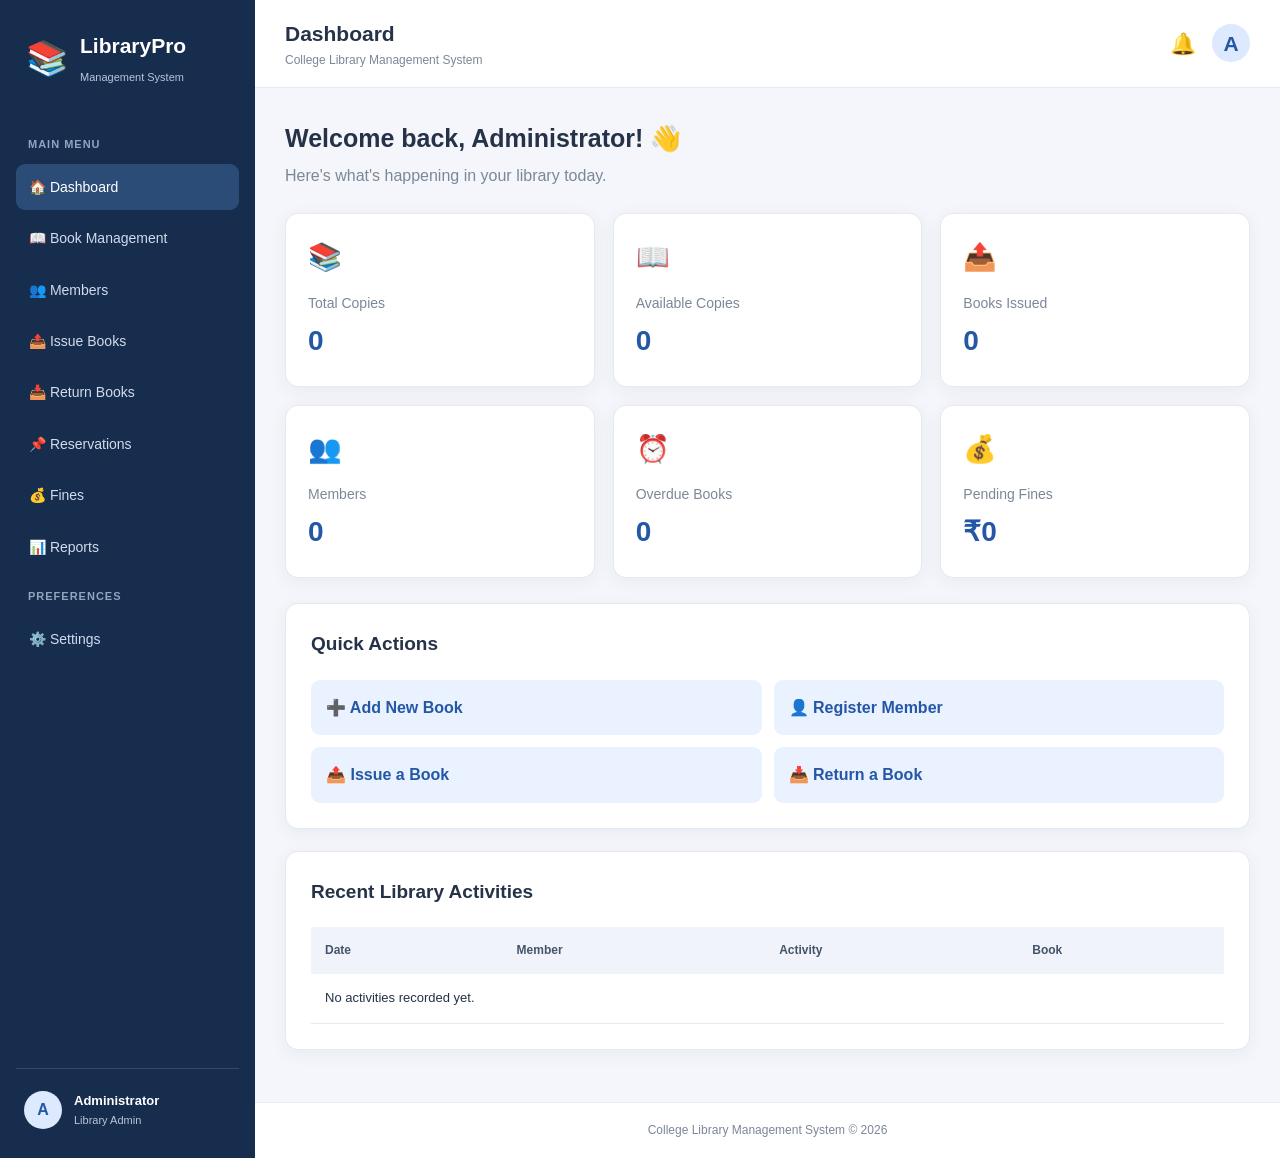
<file: index.html>
<!DOCTYPE html>
<html lang="en">
<head>
<meta charset="UTF-8">
<meta name="viewport" content="width=device-width, initial-scale=1">
<meta name="theme-color" content="#172d4d">
<title>College Library Management System</title>
<link rel="stylesheet" href="css/style.css">
<script src="js/app.js" defer></script>
</head>
<body>

<div class="app-layout">

<!-- SIDEBAR -->
<aside class="sidebar">
    <div class="brand">
        <span class="brand-icon">📚</span>
        <div>
            <h2>LibraryPro</h2>
            <small>Management System</small>
        </div>
    </div>

    <div class="sidebar-label">MAIN MENU</div>
    <nav class="navigation">
        <button class="nav-link active" data-page="dashboard">🏠 Dashboard</button>
        <button class="nav-link" data-page="books">📖 Book Management</button>
        <button class="nav-link" data-page="members">👥 Members</button>
        <button class="nav-link" data-page="issue">📤 Issue Books</button>
        <button class="nav-link" data-page="returns">📥 Return Books</button>
        <button class="nav-link" data-page="reservations">📌 Reservations</button>
        <button class="nav-link" data-page="fines">💰 Fines</button>
        <button class="nav-link" data-page="reports">📊 Reports</button>
    </nav>

    <div class="sidebar-label">PREFERENCES</div>
    <nav class="navigation">
        <button class="nav-link" data-page="settings">⚙️ Settings</button>
    </nav>

    <div class="sidebar-footer">
        <div class="admin-avatar">A</div>
        <div>
            <strong>Administrator</strong>
            <small>Library Admin</small>
        </div>
    </div>
</aside>

<!-- MAIN AREA -->
<main class="main-content">

<header class="topbar">
    <div>
        <h2 id="page-heading">Dashboard</h2>
        <p>College Library Management System</p>
    </div>
    <div class="topbar-profile">
        <span>🔔</span>
        <span class="profile-circle">A</span>
    </div>
</header>

<div class="page-container">

<!-- DASHBOARD -->
<section class="page-section active" id="dashboard">
    <div class="welcome-section">
        <h1>Welcome back, Administrator! 👋</h1>
        <p>Here's what's happening in your library today.</p>
    </div>

    <div class="stats-grid">
        <div class="stat-card"><span class="stat-icon">📚</span><p>Total Copies</p><h2 id="dash-total-books">0</h2></div>
        <div class="stat-card"><span class="stat-icon">📖</span><p>Available Copies</p><h2 id="dash-available">0</h2></div>
        <div class="stat-card"><span class="stat-icon">📤</span><p>Books Issued</p><h2 id="dash-issued">0</h2></div>
        <div class="stat-card"><span class="stat-icon">👥</span><p>Members</p><h2 id="dash-members">0</h2></div>
        <div class="stat-card"><span class="stat-icon">⏰</span><p>Overdue Books</p><h2 id="dash-overdue">0</h2></div>
        <div class="stat-card"><span class="stat-icon">💰</span><p>Pending Fines</p><h2 id="dash-fines">₹0</h2></div>
    </div>

    <div class="content-card">
        <h2>Quick Actions</h2>
        <div class="quick-actions">
            <button class="action-button" data-page="books">➕ Add New Book</button>
            <button class="action-button" data-page="members">👤 Register Member</button>
            <button class="action-button" data-page="issue">📤 Issue a Book</button>
            <button class="action-button" data-page="returns">📥 Return a Book</button>
        </div>
    </div>

    <div class="content-card">
        <h2>Recent Library Activities</h2>
        <div class="table-wrapper">
            <table>
                <thead><tr><th>Date</th><th>Member</th><th>Activity</th><th>Book</th></tr></thead>
                <tbody id="activity-table"></tbody>
            </table>
        </div>
    </div>
</section>

<!-- BOOK MANAGEMENT -->
<section class="page-section" id="books">
    <div class="section-heading">
        <h1>Book Management</h1>
        <p>Manage your library inventory and book copies.</p>
    </div>

    <div class="stats-grid">
        <div class="stat-card"><p>Total Titles</p><h2 id="book-titles">0</h2></div>
        <div class="stat-card"><p>Total Copies</p><h2 id="book-copies-total">0</h2></div>
        <div class="stat-card"><p>Available Copies</p><h2 id="book-copies-available">0</h2></div>
    </div>

    <div class="content-card">
        <h2 id="book-form-heading">Add New Book</h2>
        <form id="book-form">
            <input type="hidden" id="book-id">
            <div class="form-grid">
                <label>Book Title *
                    <input id="book-title" required placeholder="Enter book title">
                </label>
                <label>Author *
                    <input id="book-author" required placeholder="Enter author">
                </label>
                <label>ISBN *
                    <input id="book-isbn" required placeholder="Enter ISBN">
                </label>
                <label>Category *
                    <select id="book-category" required>
                        <option value="">Select category</option>
                        <option>Computer Science</option>
                        <option>Engineering</option>
                        <option>Mathematics</option>
                        <option>Science</option>
                        <option>Literature</option>
                        <option>Management</option>
                        <option>Other</option>
                    </select>
                </label>
                <label>Total Copies *
                    <input id="book-quantity" type="number" min="1" step="1" required>
                </label>
            </div>
            <button class="primary-button" type="submit" id="book-save">Add Book</button>
            <button class="secondary-button" type="button" id="book-cancel" hidden>Cancel</button>
        </form>
    </div>

    <div class="content-card">
        <h2>All Books</h2>
        <input class="search-input" id="book-search" placeholder="Search title, author or ISBN">
        <div class="table-wrapper">
            <table>
                <thead><tr><th>Title</th><th>Author</th><th>ISBN</th><th>Category</th><th>Total</th><th>Available</th><th>Actions</th></tr></thead>
                <tbody id="books-table"></tbody>
            </table>
        </div>
    </div>
</section>

<!-- MEMBERS -->
<section class="page-section" id="members">
    <div class="section-heading">
        <h1>Member Management</h1>
        <p>Register and manage students and faculty.</p>
    </div>

    <div class="content-card">
        <h2 id="member-form-heading">Register New Member</h2>
        <form id="member-form">
            <input type="hidden" id="member-id">
            <div class="form-grid">
                <label>Full Name *
                    <input id="member-name" required placeholder="Member name">
                </label>
                <label>College ID *
                    <input id="member-college-id" required placeholder="College ID">
                </label>
                <label>Email *
                    <input id="member-email" type="email" required placeholder="Email address">
                </label>
                <label>Phone *
                    <input id="member-phone" type="tel" required placeholder="Phone number">
                </label>
                <label>Member Type *
                    <select id="member-type" required>
                        <option value="">Select type</option>
                        <option>Student</option>
                        <option>Faculty</option>
                    </select>
                </label>
                <label>Department
                    <input id="member-department" placeholder="Department">
                </label>
            </div>
            <button class="primary-button" type="submit" id="member-save">Register Member</button>
            <button class="secondary-button" type="button" id="member-cancel" hidden>Cancel</button>
        </form>
    </div>

    <div class="content-card">
        <h2>Registered Members</h2>
        <input class="search-input" id="member-search" placeholder="Search by name, ID or email">
        <div class="table-wrapper">
            <table>
                <thead><tr><th>Name</th><th>College ID</th><th>Email</th><th>Phone</th><th>Type</th><th>Department</th><th>Actions</th></tr></thead>
                <tbody id="members-table"></tbody>
            </table>
        </div>
    </div>
</section>

<!-- ISSUE BOOKS -->
<section class="page-section" id="issue">
    <div class="section-heading">
        <h1>Issue Books</h1>
        <p>Issue available books to registered members.</p>
    </div>

    <div class="content-card">
        <h2>New Book Issue</h2>
        <form id="issue-form">
            <div class="form-grid">
                <label>Member *
                    <select id="issue-member" required><option value="">Select member</option></select>
                </label>
                <label>Book *
                    <select id="issue-book" required><option value="">Select book</option></select>
                </label>
                <label>Issue Date *
                    <input id="issue-date" type="date" required>
                </label>
                <label>Due Date *
                    <input id="issue-due" type="date" required>
                </label>
            </div>
            <button class="primary-button" type="submit">Issue Book</button>
        </form>
    </div>

    <div class="content-card">
        <h2>Currently Issued Books</h2>
        <input class="search-input" id="issue-search" placeholder="Search issue records">
        <div class="table-wrapper">
            <table>
                <thead><tr><th>Member</th><th>Book</th><th>Issue Date</th><th>Due Date</th><th>Status</th></tr></thead>
                <tbody id="issued-table"></tbody>
            </table>
        </div>
    </div>
</section>

<!-- RETURNS -->
<section class="page-section" id="returns">
    <div class="section-heading">
        <h1>Return Books</h1>
        <p>Process returns and calculate overdue fines.</p>
    </div>
    <div class="content-card">
        <h2>Issued Books</h2>
        <div class="table-wrapper">
            <table>
                <thead><tr><th>Member</th><th>Book</th><th>Due Date</th><th>Return Status</th><th>Action</th></tr></thead>
                <tbody id="returns-table"></tbody>
            </table>
        </div>
    </div>
</section>

<!-- RESERVATIONS -->
<section class="page-section" id="reservations">
    <div class="section-heading">
        <h1>Reservations</h1>
        <p>Manage requests for books that members want to reserve.</p>
    </div>
    <div class="content-card">
        <h2>New Reservation</h2>
        <form id="reservation-form">
            <div class="form-grid">
                <label>Member *
                    <select id="reservation-member" required><option value="">Select member</option></select>
                </label>
                <label>Book *
                    <select id="reservation-book" required><option value="">Select book</option></select>
                </label>
            </div>
            <button class="primary-button" type="submit">Create Reservation</button>
        </form>
    </div>
    <div class="content-card">
        <h2>Reservation Records</h2>
        <div class="table-wrapper">
            <table>
                <thead><tr><th>Member</th><th>Book</th><th>Date</th><th>Status</th><th>Action</th></tr></thead>
                <tbody id="reservations-table"></tbody>
            </table>
        </div>
    </div>
</section>

<!-- FINES -->
<section class="page-section" id="fines">
    <div class="section-heading">
        <h1>Fine Management</h1>
        <p>Review overdue charges and payment status.</p>
    </div>
    <div class="stats-grid">
        <div class="stat-card"><p>Total Pending Fines</p><h2 id="fine-pending">₹0</h2></div>
        <div class="stat-card"><p>Total Collected</p><h2 id="fine-collected">₹0</h2></div>
    </div>
    <div class="content-card">
        <h2>Fine Records</h2>
        <div class="table-wrapper">
            <table>
                <thead><tr><th>Member</th><th>Book</th><th>Overdue Days</th><th>Fine</th><th>Status</th><th>Action</th></tr></thead>
                <tbody id="fines-table"></tbody>
            </table>
        </div>
    </div>
</section>

<!-- REPORTS -->
<section class="page-section" id="reports">
    <div class="section-heading">
        <h1>Library Reports</h1>
        <p>View library inventory and circulation information.</p>
    </div>
    <div class="stats-grid">
        <div class="stat-card"><p>Book Titles</p><h2 id="report-titles">0</h2></div>
        <div class="stat-card"><p>Book Copies</p><h2 id="report-copies">0</h2></div>
        <div class="stat-card"><p>Members</p><h2 id="report-members">0</h2></div>
        <div class="stat-card"><p>Active Issues</p><h2 id="report-issues">0</h2></div>
        <div class="stat-card"><p>Reservations</p><h2 id="report-reservations">0</h2></div>
    </div>
    <div class="content-card">
        <h2>Report Actions</h2>
        <button class="primary-button" id="print-report" type="button">Print Report</button>
        <button class="secondary-button" id="export-report" type="button">Export Books CSV</button>
    </div>
</section>

<!-- SETTINGS -->
<section class="page-section" id="settings">
    <div class="section-heading">
        <h1>Library Settings</h1>
        <p>Configure library rules and preferences.</p>
    </div>
    <div class="content-card">
        <h2>Library Configuration</h2>
        <form id="settings-form">
            <div class="form-grid">
                <label>Library Name
                    <input id="setting-name" required>
                </label>
                <label>Library Opening Time
                    <input id="setting-open" type="time" required>
                </label>
                <label>Library Closing Time
                    <input id="setting-close" type="time" required>
                </label>
                <label>Maximum Books per Member
                    <input id="setting-limit" type="number" min="1" required>
                </label>
                <label>Issue Period (Days)
                    <input id="setting-period" type="number" min="1" required>
                </label>
                <label>Fine per Overdue Day (₹)
                    <input id="setting-fine" type="number" min="0" required>
                </label>
            </div>
            <button class="primary-button" type="submit">Save Settings</button>
        </form>
    </div>
</section>

</div>

<footer class="app-footer">
    College Library Management System © 2026
</footer>

</main>
</div>

</body>
</html>
</file>
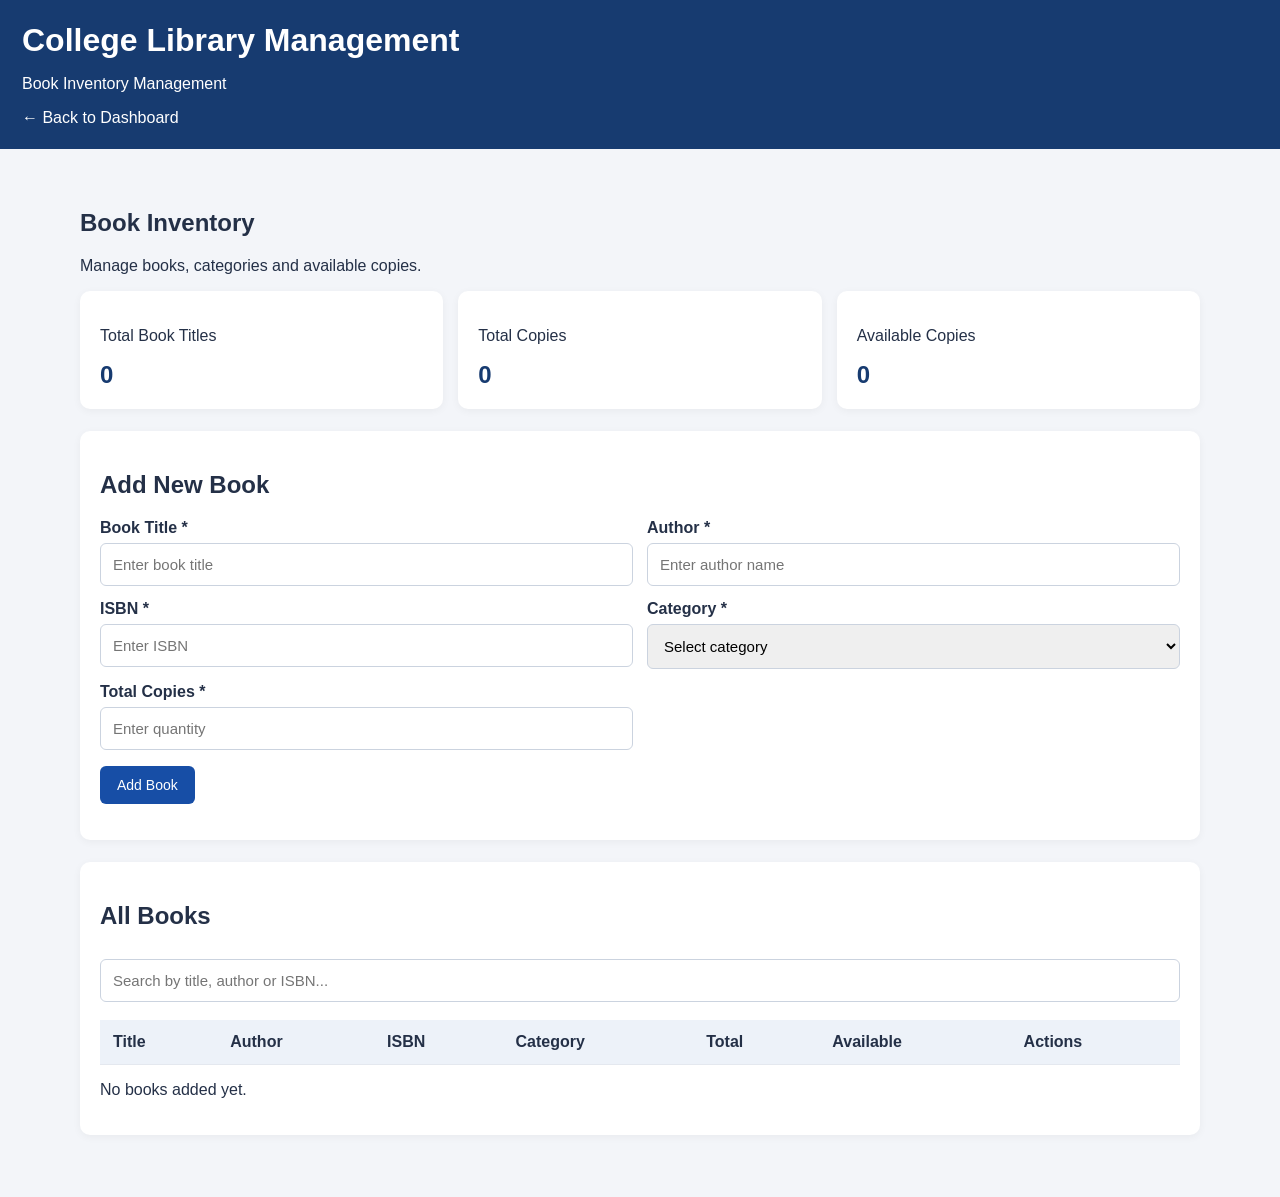
<file: books.html>
<!DOCTYPE html>
<html lang="en">
<head>
    <meta charset="UTF-8">
    <meta name="viewport" content="width=device-width, initial-scale=1.0">
    <title>Book Inventory | College Library</title>
    <script src="js/app.js" defer></script>

    <style>
        * {
            box-sizing: border-box;
        }

        body {
            margin: 0;
            font-family: Arial, sans-serif;
            background: #f3f5f9;
            color: #243047;
        }

        header {
            background: #173b70;
            color: white;
            padding: 22px;
        }

        header h1 {
            margin: 0 0 8px;
        }

        header a {
            color: white;
            text-decoration: none;
        }

        main {
            max-width: 1150px;
            margin: 25px auto;
            padding: 15px;
        }

        .stats {
            display: grid;
            grid-template-columns: repeat(3, 1fr);
            gap: 15px;
            margin-bottom: 22px;
        }

        .stat, .panel {
            background: white;
            padding: 20px;
            border-radius: 10px;
            box-shadow: 0 2px 8px #0000000c;
        }

        .stat h2 {
            margin: 8px 0 0;
            color: #173b70;
        }

        .panel {
            margin-bottom: 22px;
        }

        .form-grid {
            display: grid;
            grid-template-columns: repeat(2, 1fr);
            gap: 14px;
        }

        label {
            display: block;
            font-weight: bold;
            margin-bottom: 6px;
        }

        input, select {
            width: 100%;
            padding: 12px;
            border: 1px solid #cbd3df;
            border-radius: 6px;
            font-size: 15px;
        }

        button {
            border: none;
            border-radius: 6px;
            padding: 11px 17px;
            cursor: pointer;
            font-size: 14px;
        }

        .primary {
            background: #174ea6;
            color: white;
            margin-top: 16px;
        }

        .secondary {
            background: #e7ebf2;
            color: #243047;
            margin-top: 16px;
        }

        .edit {
            background: #e5efff;
            color: #174ea6;
            margin: 3px;
        }

        .delete {
            background: #ffe8e8;
            color: #c62828;
            margin: 3px;
        }

        .search {
            margin: 10px 0 18px;
        }

        .table-wrap {
            overflow-x: auto;
        }

        table {
            width: 100%;
            border-collapse: collapse;
            min-width: 700px;
        }

        th, td {
            text-align: left;
            padding: 13px;
            border-bottom: 1px solid #e4e8ef;
        }

        th {
            background: #edf2f9;
        }

        .message {
            margin-top: 12px;
            font-weight: bold;
        }

        @media(max-width: 650px) {
            .stats {
                grid-template-columns: 1fr;
            }

            .form-grid {
                grid-template-columns: 1fr;
            }

            header h1 {
                font-size: 23px;
            }
        }
    </style>
</head>

<body>

<header>
    <h1>College Library Management</h1>
    <p>Book Inventory Management</p>
    <a href="index.html">← Back to Dashboard</a>
</header>

<main>

    <h2>Book Inventory</h2>
    <p>Manage books, categories and available copies.</p>

    <section class="stats">
        <div class="stat">
            <p>Total Book Titles</p>
            <h2 id="totalTitles">0</h2>
        </div>

        <div class="stat">
            <p>Total Copies</p>
            <h2 id="totalCopies">0</h2>
        </div>

        <div class="stat">
            <p>Available Copies</p>
            <h2 id="availableCopies">0</h2>
        </div>
    </section>

    <section class="panel">
        <h2 id="formTitle">Add New Book</h2>

        <form id="bookForm">

            <div class="form-grid">

                <div>
                    <label for="bookTitle">Book Title *</label>
                    <input id="bookTitle" required
                           placeholder="Enter book title">
                </div>

                <div>
                    <label for="author">Author *</label>
                    <input id="author" required
                           placeholder="Enter author name">
                </div>

                <div>
                    <label for="isbn">ISBN *</label>
                    <input id="isbn" required
                           placeholder="Enter ISBN">
                </div>

                <div>
                    <label for="category">Category *</label>
                    <select id="category" required>
                        <option value="">Select category</option>
                        <option>Computer Science</option>
                        <option>Engineering</option>
                        <option>Mathematics</option>
                        <option>Science</option>
                        <option>Literature</option>
                        <option>Management</option>
                        <option>Reference</option>
                        <option>Other</option>
                    </select>
                </div>

                <div>
                    <label for="copies">Total Copies *</label>
                    <input id="copies" type="number"
                           min="1" step="1" required
                           placeholder="Enter quantity">
                </div>

            </div>

            <button class="primary" type="submit"
                    id="submitButton">Add Book</button>

            <button class="secondary" type="button"
                    id="cancelButton" hidden>
                Cancel Edit
            </button>

            <p id="message" class="message"></p>

        </form>
    </section>

    <section class="panel">
        <h2>All Books</h2>

        <input class="search" id="searchInput"
               placeholder="Search by title, author or ISBN...">

        <div class="table-wrap">
            <table>
                <thead>
                    <tr>
                        <th>Title</th>
                        <th>Author</th>
                        <th>ISBN</th>
                        <th>Category</th>
                        <th>Total</th>
                        <th>Available</th>
                        <th>Actions</th>
                    </tr>
                </thead>

                <tbody id="bookTable">
                </tbody>
            </table>
        </div>

        <p id="emptyMessage">No books added yet.</p>
    </section>

</main>

<script>
    const form = document.getElementById("bookForm");
    const table = document.getElementById("bookTable");
    const searchInput = document.getElementById("searchInput");
    const message = document.getElementById("message");

    const titleInput = document.getElementById("bookTitle");
    const authorInput = document.getElementById("author");
    const isbnInput = document.getElementById("isbn");
    const categoryInput = document.getElementById("category");
    const copiesInput = document.getElementById("copies");

    let editingID = null;

    function getBooks() {
        return LibraryDB.getBooks();
    }

    function renderBooks() {
        const books = getBooks();
        const query = searchInput.value.toLowerCase().trim();

        const filtered = books.filter(book =>
            book.title.toLowerCase().includes(query) ||
            book.author.toLowerCase().includes(query) ||
            book.isbn.toLowerCase().includes(query)
        );

        document.getElementById("totalTitles").textContent =
            books.length;

        document.getElementById("totalCopies").textContent =
            books.reduce((sum, book) => sum + book.totalCopies, 0);

        document.getElementById("availableCopies").textContent =
            books.reduce((sum, book) => sum + book.availableCopies, 0);

        table.innerHTML = "";

        document.getElementById("emptyMessage").hidden =
            filtered.length !== 0;

        filtered.forEach(book => {
            const row = document.createElement("tr");

            const values = [
                book.title,
                book.author,
                book.isbn,
                book.category,
                book.totalCopies,
                book.availableCopies
            ];

            values.forEach(value => {
                const cell = document.createElement("td");
                cell.textContent = value;
                row.appendChild(cell);
            });

            const actions = document.createElement("td");

            const editButton = document.createElement("button");
            editButton.textContent = "Edit";
            editButton.className = "edit";
            editButton.addEventListener("click", () =>
                editBook(book.id)
            );

            const deleteButton = document.createElement("button");
            deleteButton.textContent = "Delete";
            deleteButton.className = "delete";
            deleteButton.addEventListener("click", () =>
                deleteBook(book.id)
            );

            actions.append(editButton, deleteButton);
            row.appendChild(actions);
            table.appendChild(row);
        });
    }

    form.addEventListener("submit", function(event) {
        event.preventDefault();

        const title = titleInput.value.trim();
        const author = authorInput.value.trim();
        const isbn = isbnInput.value.trim();
        const category = categoryInput.value;
        const copies = Number(copiesInput.value);

        if (!title || !author || !isbn || !category ||
            !Number.isSafeInteger(copies) || copies < 1) {
            message.textContent = "Please enter valid book details.";
            return;
        }

        const books = getBooks();

        const duplicate = books.some(book =>
            book.isbn.toLowerCase() === isbn.toLowerCase() &&
            book.id !== editingID
        );

        if (duplicate) {
            message.textContent = "This ISBN already exists.";
            return;
        }

        if (editingID) {
            const index = books.findIndex(book =>
                book.id === editingID
            );

            if (index === -1) return;

            const oldBook = books[index];
            const issued = oldBook.totalCopies -
                           oldBook.availableCopies;

            if (copies < issued) {
                message.textContent =
                    "Total copies cannot be less than issued copies.";
                return;
            }

            books[index] = {
                ...oldBook,
                title,
                author,
                isbn,
                category,
                totalCopies: copies,
                availableCopies: copies - issued
            };

            message.textContent = "Book updated successfully!";
        } else {
            books.push({
                id: LibraryDB.generateID("BOOK"),
                title,
                author,
                isbn,
                category,
                totalCopies: copies,
                availableCopies: copies
            });

            message.textContent = "Book added successfully!";
        }

        LibraryDB.saveBooks(books);
        form.reset();
        editingID = null;
        resetForm();
        renderBooks();
    });

    function editBook(id) {
        const book = getBooks().find(item => item.id === id);
        if (!book) return;

        editingID = id;

        titleInput.value = book.title;
        authorInput.value = book.author;
        isbnInput.value = book.isbn;
        categoryInput.value = book.category;
        copiesInput.value = book.totalCopies;

        document.getElementById("formTitle").textContent =
            "Edit Book Details";

        document.getElementById("submitButton").textContent =
            "Update Book";

        document.getElementById("cancelButton").hidden = false;

        window.scrollTo({ top: 0, behavior: "smooth" });
    }

    function deleteBook(id) {
        const books = getBooks();
        const book = books.find(item => item.id === id);

        if (!book) return;

        if (book.availableCopies < book.totalCopies) {
            alert("Cannot delete: Some copies are currently issued.");
            return;
        }

        if (!confirm("Are you sure you want to delete this book?")) {
            return;
        }

        LibraryDB.saveBooks(
            books.filter(item => item.id !== id)
        );

        message.textContent = "Book deleted successfully!";
        renderBooks();
    }

    function resetForm() {
        document.getElementById("formTitle").textContent =
            "Add New Book";

        document.getElementById("submitButton").textContent =
            "Add Book";

        document.getElementById("cancelButton").hidden = true;
    }

    document.getElementById("cancelButton")
        .addEventListener("click", () => {
            form.reset();
            editingID = null;
            resetForm();
            message.textContent = "";
        });

    searchInput.addEventListener("input", renderBooks);

    renderBooks();
</script>

</body>
</html>
</file>
<file: css/style.css>
:root {
    --primary: #2457a6;
    --dark: #172d4d;
    --background: #f4f6fb;
    --surface: #ffffff;
    --text: #253247;
    --muted: #7c8798;
    --border: #e5e9f0;
    --success: #15966b;
    --danger: #dc5050;
    --shadow: 0 4px 18px rgba(30,50,80,.06);
}

* {
    box-sizing: border-box;
    margin: 0;
    padding: 0;
}

body {
    font-family: Arial, Helvetica, sans-serif;
    background: var(--background);
    color: var(--text);
    line-height: 1.6;
}

button, input, select {
    font: inherit;
}

button {
    cursor: pointer;
}

/* APPLICATION LAYOUT */

.app-layout {
    display: flex;
    min-height: 100vh;
}

.sidebar {
    width: 255px;
    min-width: 255px;
    background: var(--dark);
    color: white;
    padding: 24px 16px;
    display: flex;
    flex-direction: column;
}

.brand {
    display: flex;
    align-items: center;
    gap: 12px;
    padding: 5px 10px 30px;
}

.brand-icon {
    font-size: 34px;
}

.brand h2 {
    color: white;
    font-size: 21px;
}

.brand small {
    color: #b8c6da;
    font-size: 11px;
}

.sidebar-label {
    color: #91a5c1;
    font-size: 11px;
    font-weight: bold;
    letter-spacing: 1px;
    padding: 18px 12px 10px;
}

.navigation {
    display: flex;
    flex-direction: column;
    gap: 5px;
}

.nav-link {
    border: 0;
    background: transparent;
    color: #d1dced;
    padding: 12px 13px;
    border-radius: 9px;
    text-align: left;
    font-size: 14px;
    transition: .2s;
}

.nav-link:hover,
.nav-link.active {
    background: #2c4c78;
    color: white;
}

.sidebar-footer {
    margin-top: auto;
    padding: 22px 8px 5px;
    border-top: 1px solid #344a68;
    display: flex;
    align-items: center;
    gap: 12px;
}

.admin-avatar,
.profile-circle {
    width: 38px;
    height: 38px;
    border-radius: 50%;
    background: #dce9ff;
    color: var(--primary);
    display: grid;
    place-items: center;
    font-weight: bold;
}

.sidebar-footer strong,
.sidebar-footer small {
    display: block;
}

.sidebar-footer strong {
    font-size: 13px;
}

.sidebar-footer small {
    font-size: 11px;
    color: #b8c6da;
}

/* MAIN CONTENT */

.main-content {
    flex: 1;
    min-width: 0;
    display: flex;
    flex-direction: column;
}

.topbar {
    background: white;
    padding: 17px 30px;
    min-height: 82px;
    border-bottom: 1px solid var(--border);
    display: flex;
    align-items: center;
    justify-content: space-between;
}

.topbar h2 {
    font-size: 21px;
}

.topbar p {
    color: var(--muted);
    font-size: 12px;
}

.topbar-profile {
    display: flex;
    align-items: center;
    gap: 16px;
    font-size: 21px;
}

.page-container {
    padding: 30px;
    flex: 1;
}

/* PAGE VISIBILITY */

.page-section {
    display: none !important;
}

.page-section.active {
    display: block !important;
}

.welcome-section,
.section-heading {
    margin-bottom: 25px;
}

.welcome-section h1,
.section-heading h1 {
    font-size: 25px;
    margin-bottom: 5px;
}

.welcome-section p,
.section-heading p {
    color: var(--muted);
}

/* STATISTICS */

.stats-grid {
    display: grid;
    grid-template-columns: repeat(3, minmax(0,1fr));
    gap: 18px;
    margin-bottom: 25px;
}

.stat-card {
    background: white;
    border: 1px solid var(--border);
    border-radius: 13px;
    padding: 22px;
    box-shadow: var(--shadow);
    min-width: 0;
}

.stat-icon {
    display: block;
    font-size: 27px;
    margin-bottom: 12px;
}

.stat-card p {
    color: var(--muted);
    font-size: 14px;
}

.stat-card h2 {
    color: var(--primary);
    font-size: 28px;
    margin-top: 5px;
    overflow-wrap: anywhere;
}

/* CONTENT CARDS */

.content-card {
    background: white;
    border: 1px solid var(--border);
    border-radius: 13px;
    padding: 25px;
    margin-bottom: 22px;
    box-shadow: var(--shadow);
}

.content-card h2 {
    font-size: 19px;
    margin-bottom: 20px;
}

/* ACTION BUTTONS */

.quick-actions {
    display: grid;
    grid-template-columns: repeat(2,minmax(0,1fr));
    gap: 12px;
}

.action-button {
    border: none;
    background: #eaf1ff;
    color: var(--primary);
    border-radius: 9px;
    padding: 15px;
    text-align: left;
    font-weight: 600;
}

.action-button:hover {
    background: #dce8ff;
}

/* FORMS */

.form-grid {
    display: grid;
    grid-template-columns: repeat(2,minmax(0,1fr));
    gap: 18px;
    margin-bottom: 20px;
}

.form-grid label {
    display: flex;
    flex-direction: column;
    gap: 7px;
    font-weight: 600;
    font-size: 13px;
}

.form-grid input,
.form-grid select,
.search-input {
    width: 100%;
    padding: 12px 14px;
    border: 1px solid #d8dee8;
    border-radius: 8px;
    background: white;
    outline: none;
    color: var(--text);
    min-width: 0;
}

.form-grid input:focus,
.form-grid select:focus,
.search-input:focus {
    border-color: var(--primary);
    box-shadow: 0 0 0 3px rgba(36,87,166,.1);
}

.primary-button,
.secondary-button {
    border: none;
    border-radius: 8px;
    padding: 12px 20px;
    font-weight: 600;
    margin: 3px 5px 3px 0;
}

.primary-button {
    background: var(--primary);
    color: white;
}

.primary-button:hover {
    background: #183c70;
}

.secondary-button {
    background: #e9edf4;
    color: var(--text);
}

.search-input {
    margin-bottom: 18px;
}

/* TABLES */

.table-wrapper {
    width: 100%;
    overflow-x: auto;
    -webkit-overflow-scrolling: touch;
}

table {
    width: 100%;
    min-width: 650px;
    border-collapse: collapse;
    text-align: left;
}

th {
    background: #f0f4fa;
    color: #45546b;
    font-size: 12px;
    font-weight: 700;
    padding: 14px;
    white-space: nowrap;
}

td {
    padding: 14px;
    border-bottom: 1px solid var(--border);
    font-size: 13px;
    vertical-align: middle;
}

tbody tr:hover {
    background: #f8faff;
}

/* STATUS */

.status {
    display: inline-block;
    padding: 5px 10px;
    border-radius: 20px;
    font-size: 11px;
    font-weight: bold;
    white-space: nowrap;
}

.status.available,
.status.paid {
    color: var(--success);
    background: #e5f7ef;
}

.status.issued,
.status.pending {
    color: var(--primary);
    background: #e8efff;
}

.status.overdue,
.status.cancelled {
    color: var(--danger);
    background: #ffeded;
}

/* TABLE ACTIONS */

.table-action {
    border: none;
    border-radius: 5px;
    padding: 7px 10px;
    margin: 2px;
    font-size: 12px;
}

.edit-button {
    background: #eaf1ff;
    color: var(--primary);
}

.delete-button {
    background: #ffeded;
    color: var(--danger);
}

.return-button {
    background: #e5f7ef;
    color: var(--success);
}

.app-footer {
    padding: 18px 25px;
    text-align: center;
    color: var(--muted);
    font-size: 12px;
    border-top: 1px solid var(--border);
    background: white;
}

/* TABLET */

@media(max-width:1000px) {
    .sidebar {
        width: 220px;
        min-width: 220px;
    }

    .page-container {
        padding: 22px;
    }

    .stats-grid {
        grid-template-columns: repeat(2,minmax(0,1fr));
    }
}

/* MOBILE */

@media(max-width:700px) {
    .app-layout {
        display: block;
    }

    .sidebar {
        width: 100%;
        min-width: 0;
        min-height: auto;
        padding: 12px;
    }

    .brand {
        padding: 5px 8px 12px;
    }

    .brand-icon {
        font-size: 27px;
    }

    .brand h2 {
        font-size: 18px;
    }

    .sidebar-label {
        display: none;
    }

    .navigation {
        flex-direction: row;
        overflow-x: auto;
        gap: 7px;
        padding: 8px 0;
        scrollbar-width: thin;
    }

    .nav-link {
        flex: 0 0 auto;
        white-space: nowrap;
        padding: 11px 13px;
        font-size: 12px;
    }

    .sidebar-footer {
        display: none;
    }

    .topbar {
        padding: 14px 17px;
        min-height: 70px;
    }

    .topbar h2 {
        font-size: 18px;
    }

    .page-container {
        padding: 17px 13px;
    }

    .welcome-section h1,
    .section-heading h1 {
        font-size: 21px;
    }

    .stats-grid {
        grid-template-columns: repeat(2,minmax(0,1fr));
        gap: 11px;
    }

    .stat-card {
        padding: 15px;
    }

    .stat-card h2 {
        font-size: 23px;
    }

    .stat-card p {
        font-size: 12px;
    }

    .stat-icon {
        font-size: 23px;
    }

    .content-card {
        padding: 17px;
        margin-bottom: 15px;
    }

    .content-card h2 {
        font-size: 17px;
    }

    .quick-actions,
    .form-grid {
        grid-template-columns: 1fr;
    }

    .app-footer {
        padding: 15px 10px;
    }
}

@media(max-width:360px) {
    .stats-grid {
        grid-template-columns: 1fr;
    }
}

/* PRINT REPORTS */

@media print {
    .sidebar,
    .topbar,
    .app-footer,
    button,
    .search-input {
        display: none !important;
    }

    .main-content {
        width: 100%;
    }

    .page-section {
        display: none !important;
    }

    #reports {
        display: block !important;
    }

    .content-card,
    .stat-card {
        box-shadow: none;
        border: 1px solid #ccc;
    }
}
</file>
